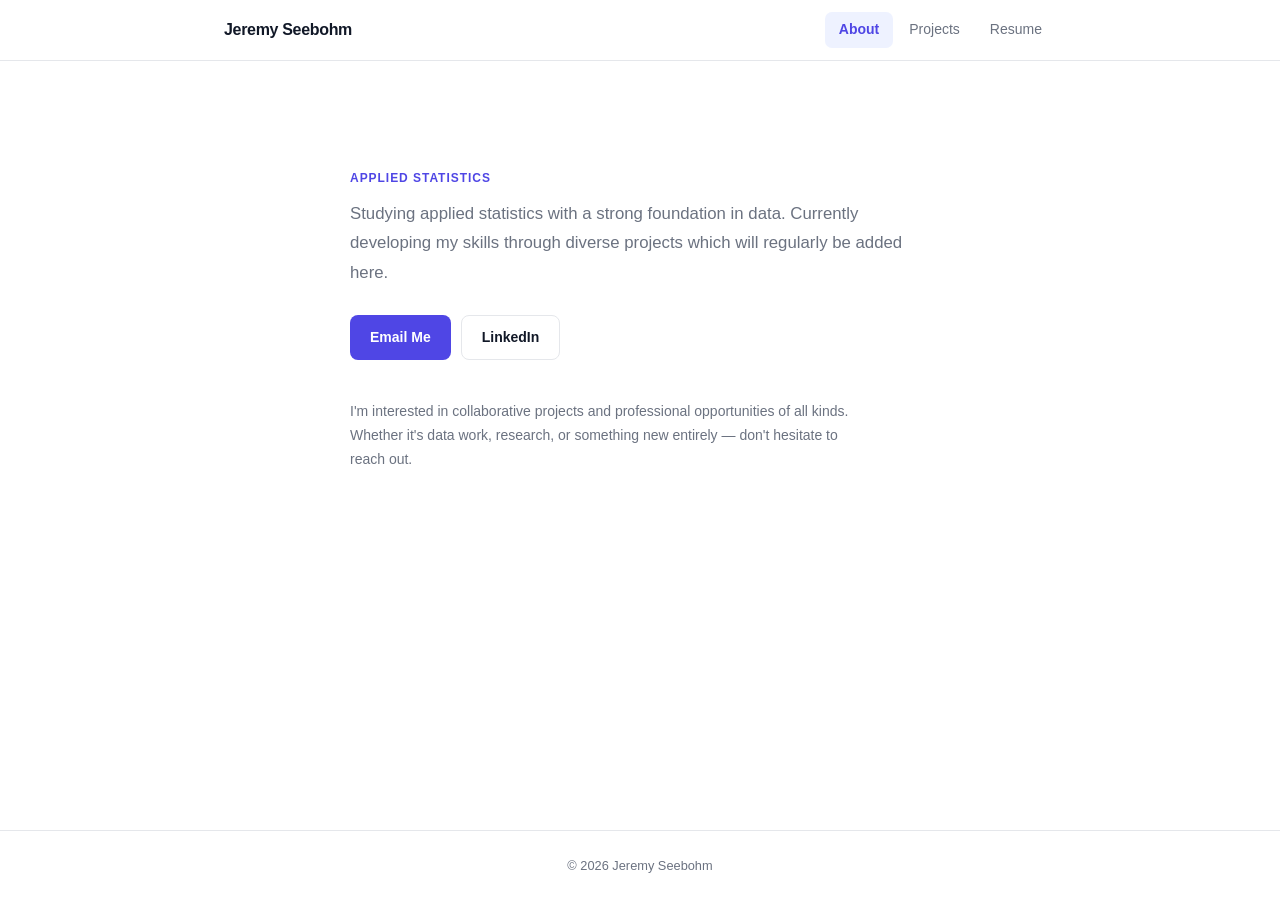
<file: index.html>
<!DOCTYPE html>
<html lang="en">
<head>
  <meta charset="UTF-8">
  <meta name="viewport" content="width=device-width, initial-scale=1.0">
  <title>Jeremy Seebohm</title>
  <meta name="description" content="Personal website of Jeremy Seebohm — applied statistics student.">
  <link rel="stylesheet" href="style.css">
</head>
<body>

<header>
  <div class="header-inner">
    <a href="index.html" class="logo">Jeremy Seebohm</a>
    <nav>
      <a href="index.html"    class="nav-btn active">About</a>
      <a href="projects.html" class="nav-btn">Projects</a>
      <a href="resume.html"   class="nav-btn">Resume</a>
    </nav>
  </div>
</header>

<main>

  <div style="padding-top: 52px;">

    <div class="eyebrow">Applied Statistics</div>

    <p style="max-width: 580px; font-size: 1.05rem; color: var(--muted); line-height: 1.75; margin-bottom: 28px;">
      Studying applied statistics with a strong foundation in data. Currently developing
      my skills through diverse projects which will regularly be added here.
    </p>

    <div style="display: flex; gap: 10px; flex-wrap: wrap; margin-bottom: 40px;">
      <a href="mailto:seebohmjeremy@gmail.com" class="btn btn-primary">Email Me</a>
      <a href="https://www.linkedin.com/in/jeremy-seebohm-18793a139" class="btn btn-outline" target="_blank" rel="noopener">LinkedIn</a>
    </div>

    <p style="max-width: 520px; font-size: 0.875rem; color: var(--muted); line-height: 1.7;">
      I'm interested in collaborative projects and professional opportunities of all kinds.
      Whether it's data work, research, or something new entirely — don't hesitate to reach out.
    </p>

  </div>

</main>

<footer>
  <p>&copy; 2026 Jeremy Seebohm</p>
</footer>

</body>
</html>
</file>
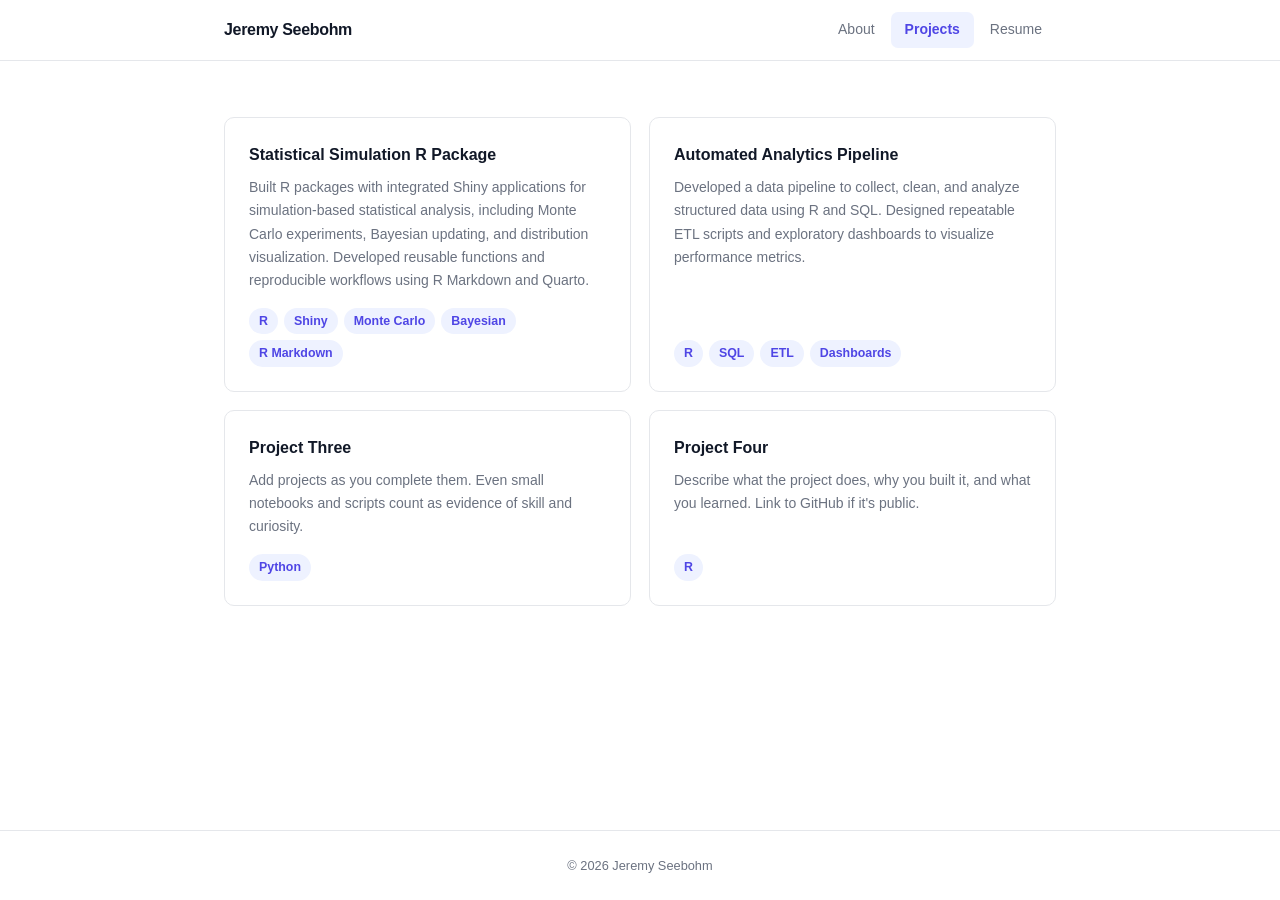
<file: projects.html>
<!DOCTYPE html>
<html lang="en">
<head>
  <meta charset="UTF-8">
  <meta name="viewport" content="width=device-width, initial-scale=1.0">
  <title>Projects — Jeremy Seebohm</title>
  <link rel="stylesheet" href="style.css">
</head>
<body>

<header>
  <div class="header-inner">
    <a href="index.html" class="logo">Jeremy Seebohm</a>
    <nav>
      <a href="index.html"    class="nav-btn">About</a>
      <a href="projects.html" class="nav-btn active">Projects</a>
      <a href="resume.html"   class="nav-btn">Resume</a>
    </nav>
  </div>
</header>

<main>

  <div class="projects-grid">

    <!--
      HOW TO ADD A PROJECT:
      Copy one of the project-card blocks below and fill in the title,
      description, tags, and optionally a GitHub link.
    -->

    <div class="project-card">
      <h3>Statistical Simulation R Package</h3>
      <p>Built R packages with integrated Shiny applications for simulation-based
         statistical analysis, including Monte Carlo experiments, Bayesian updating,
         and distribution visualization. Developed reusable functions and reproducible
         workflows using R Markdown and Quarto.</p>
      <div class="tags">
        <span class="tag">R</span>
        <span class="tag">Shiny</span>
        <span class="tag">Monte Carlo</span>
        <span class="tag">Bayesian</span>
        <span class="tag">R Markdown</span>
      </div>
    </div>

    <div class="project-card">
      <h3>Automated Analytics Pipeline</h3>
      <p>Developed a data pipeline to collect, clean, and analyze structured data
         using R and SQL. Designed repeatable ETL scripts and exploratory dashboards
         to visualize performance metrics.</p>
      <div class="tags">
        <span class="tag">R</span>
        <span class="tag">SQL</span>
        <span class="tag">ETL</span>
        <span class="tag">Dashboards</span>
      </div>
    </div>

    <div class="project-card">
      <h3>Project Three</h3>
      <p>Add projects as you complete them. Even small notebooks and scripts count
         as evidence of skill and curiosity.</p>
      <div class="tags">
        <span class="tag">Python</span>
      </div>
    </div>

    <div class="project-card">
      <h3>Project Four</h3>
      <p>Describe what the project does, why you built it, and what you learned.
         Link to GitHub if it's public.</p>
      <div class="tags">
        <span class="tag">R</span>
      </div>
    </div>

  </div>

</main>

<footer>
  <p>&copy; 2026 Jeremy Seebohm</p>
</footer>

</body>
</html>
</file>
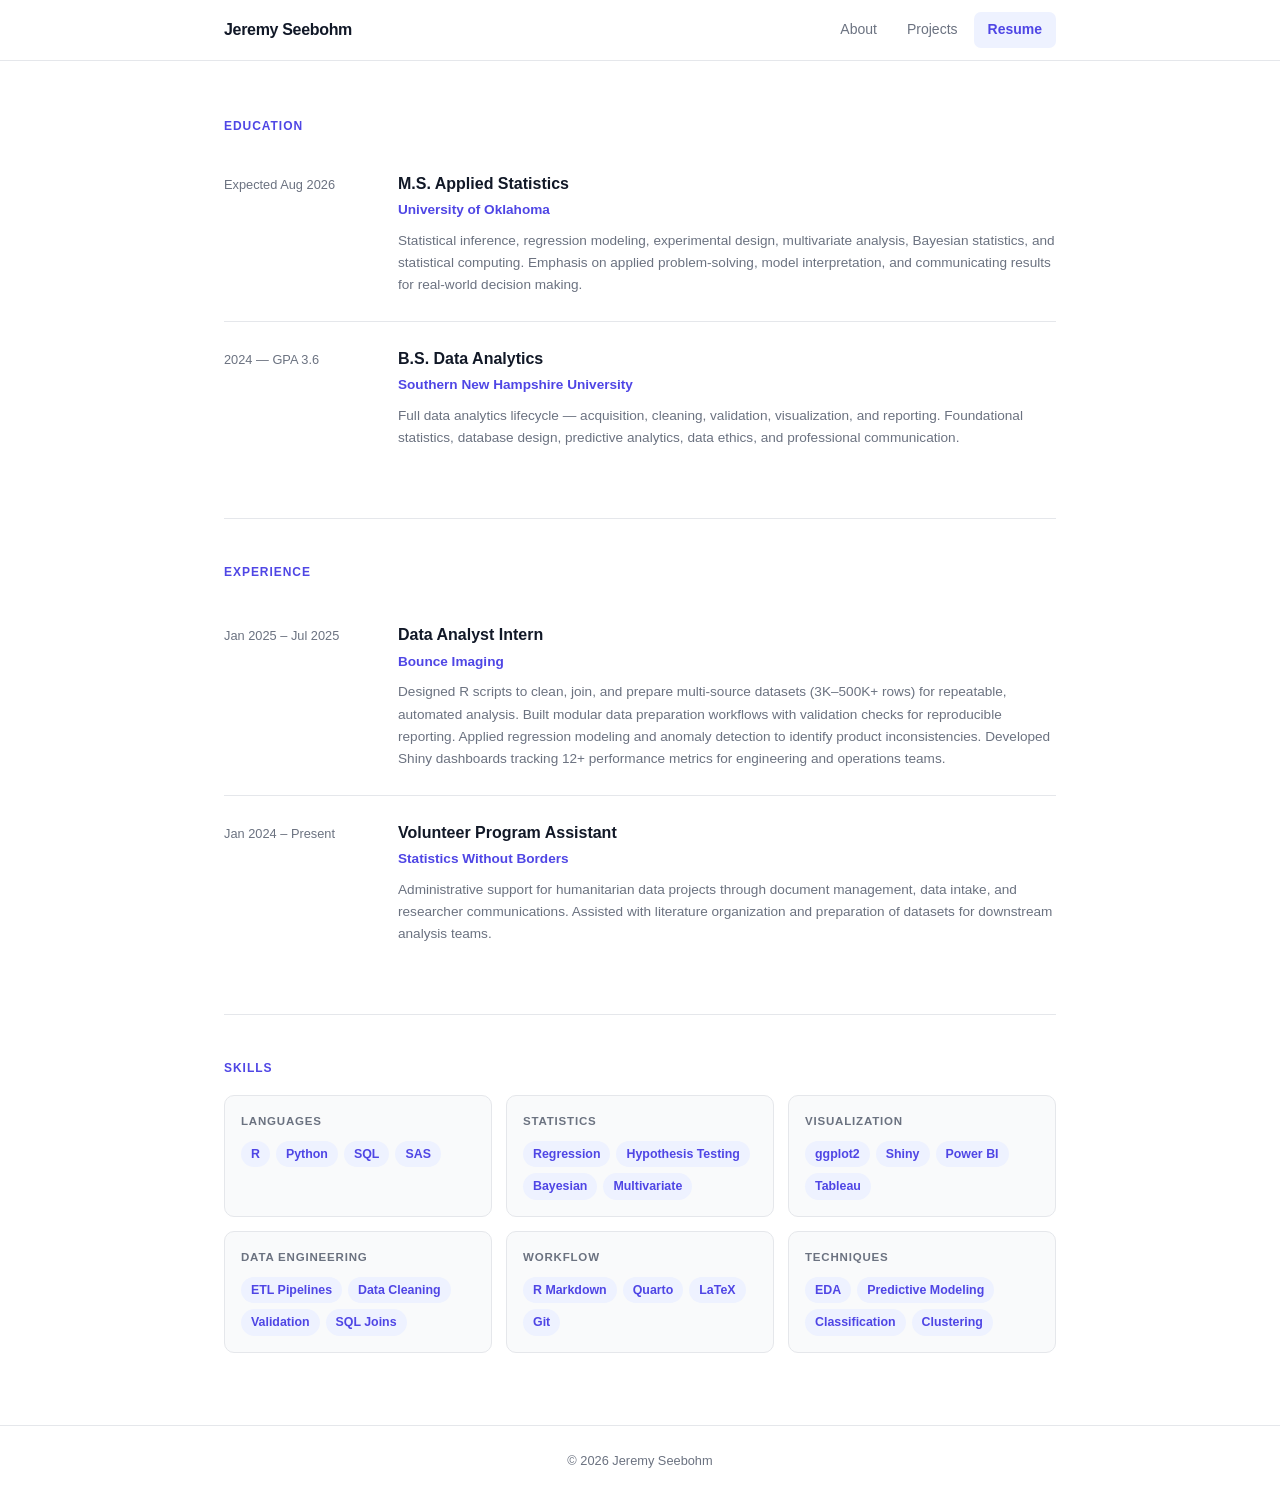
<file: resume.html>
<!DOCTYPE html>
<html lang="en">
<head>
  <meta charset="UTF-8">
  <meta name="viewport" content="width=device-width, initial-scale=1.0">
  <title>Resume — Jeremy Seebohm</title>
  <link rel="stylesheet" href="style.css">
</head>
<body>

<header>
  <div class="header-inner">
    <a href="index.html" class="logo">Jeremy Seebohm</a>
    <nav>
      <a href="index.html"    class="nav-btn">About</a>
      <a href="projects.html" class="nav-btn">Projects</a>
      <a href="resume.html"   class="nav-btn active">Resume</a>
    </nav>
  </div>
</header>

<main>

  <!-- ── EDUCATION ── -->

  <div class="eyebrow">Education</div>
  <div class="timeline">

    <div class="timeline-item">
      <div class="tl-date">Expected Aug 2026</div>
      <div class="tl-body">
        <h3>M.S. Applied Statistics</h3>
        <div class="tl-org">University of Oklahoma</div>
        <p>Statistical inference, regression modeling, experimental design, multivariate
           analysis, Bayesian statistics, and statistical computing. Emphasis on applied
           problem-solving, model interpretation, and communicating results for real-world
           decision making.</p>
      </div>
    </div>

    <div class="timeline-item">
      <div class="tl-date">2024 — GPA 3.6</div>
      <div class="tl-body">
        <h3>B.S. Data Analytics</h3>
        <div class="tl-org">Southern New Hampshire University</div>
        <p>Full data analytics lifecycle — acquisition, cleaning, validation, visualization,
           and reporting. Foundational statistics, database design, predictive analytics,
           data ethics, and professional communication.</p>
      </div>
    </div>

  </div>

  <hr class="divider">


  <!-- ── EXPERIENCE ── -->

  <div class="eyebrow" style="margin-bottom:16px;">Experience</div>
  <div class="timeline">

    <div class="timeline-item">
      <div class="tl-date">Jan 2025 – Jul 2025</div>
      <div class="tl-body">
        <h3>Data Analyst Intern</h3>
        <div class="tl-org">Bounce Imaging</div>
        <p>Designed R scripts to clean, join, and prepare multi-source datasets
           (3K–500K+ rows) for repeatable, automated analysis. Built modular data
           preparation workflows with validation checks for reproducible reporting.
           Applied regression modeling and anomaly detection to identify product
           inconsistencies. Developed Shiny dashboards tracking 12+ performance
           metrics for engineering and operations teams.</p>
      </div>
    </div>

    <div class="timeline-item">
      <div class="tl-date">Jan 2024 – Present</div>
      <div class="tl-body">
        <h3>Volunteer Program Assistant</h3>
        <div class="tl-org">Statistics Without Borders</div>
        <p>Administrative support for humanitarian data projects through document
           management, data intake, and researcher communications. Assisted with
           literature organization and preparation of datasets for downstream
           analysis teams.</p>
      </div>
    </div>

  </div>

  <hr class="divider">


  <!-- ── SKILLS ── -->

  <div class="eyebrow" style="margin-bottom:16px;">Skills</div>
  <div class="skills-grid">

    <div class="skill-group">
      <h4>Languages</h4>
      <div class="tags">
        <span class="tag">R</span>
        <span class="tag">Python</span>
        <span class="tag">SQL</span>
        <span class="tag">SAS</span>
      </div>
    </div>

    <div class="skill-group">
      <h4>Statistics</h4>
      <div class="tags">
        <span class="tag">Regression</span>
        <span class="tag">Hypothesis Testing</span>
        <span class="tag">Bayesian</span>
        <span class="tag">Multivariate</span>
      </div>
    </div>

    <div class="skill-group">
      <h4>Visualization</h4>
      <div class="tags">
        <span class="tag">ggplot2</span>
        <span class="tag">Shiny</span>
        <span class="tag">Power BI</span>
        <span class="tag">Tableau</span>
      </div>
    </div>

    <div class="skill-group">
      <h4>Data Engineering</h4>
      <div class="tags">
        <span class="tag">ETL Pipelines</span>
        <span class="tag">Data Cleaning</span>
        <span class="tag">Validation</span>
        <span class="tag">SQL Joins</span>
      </div>
    </div>

    <div class="skill-group">
      <h4>Workflow</h4>
      <div class="tags">
        <span class="tag">R Markdown</span>
        <span class="tag">Quarto</span>
        <span class="tag">LaTeX</span>
        <span class="tag">Git</span>
      </div>
    </div>

    <div class="skill-group">
      <h4>Techniques</h4>
      <div class="tags">
        <span class="tag">EDA</span>
        <span class="tag">Predictive Modeling</span>
        <span class="tag">Classification</span>
        <span class="tag">Clustering</span>
      </div>
    </div>

  </div>

</main>

<footer>
  <p>&copy; 2026 Jeremy Seebohm</p>
</footer>

</body>
</html>
</file>
<file: style.css>
/* ─────────────────────────────────────────────
   Jeremy Seebohm — Personal Site
   Shared styles used by every page.
───────────────────────────────────────────── */

*, *::before, *::after { box-sizing: border-box; margin: 0; padding: 0; }

:root {
  --accent:       #4f46e5;
  --accent-light: #eef2ff;
  --accent-hover: #4338ca;
  --text:         #111827;
  --muted:        #6b7280;
  --border:       #e5e7eb;
  --bg:           #ffffff;
  --bg-subtle:    #f9fafb;
  --font: -apple-system, BlinkMacSystemFont, 'Segoe UI', Roboto, sans-serif;
  --radius: 10px;
}

body {
  font-family: var(--font);
  color: var(--text);
  background: var(--bg);
  line-height: 1.65;
  min-height: 100vh;
  display: flex;
  flex-direction: column;
}


/* ── Header ── */

header {
  position: sticky;
  top: 0;
  z-index: 100;
  background: rgba(255, 255, 255, 0.92);
  backdrop-filter: blur(10px);
  border-bottom: 1px solid var(--border);
}

.header-inner {
  max-width: 880px;
  margin: 0 auto;
  padding: 0 24px;
  height: 60px;
  display: flex;
  align-items: center;
  justify-content: space-between;
}

.logo {
  font-weight: 700;
  font-size: 1rem;
  color: var(--text);
  text-decoration: none;
  letter-spacing: -0.02em;
}

nav { display: flex; gap: 2px; }

.nav-btn {
  padding: 6px 14px;
  border: none;
  background: none;
  font-family: var(--font);
  font-size: 0.875rem;
  font-weight: 500;
  color: var(--muted);
  cursor: pointer;
  border-radius: 7px;
  text-decoration: none;
  display: inline-block;
  transition: color 0.12s, background 0.12s;
}
.nav-btn:hover  { color: var(--text); background: var(--bg-subtle); }
.nav-btn.active { color: var(--accent); background: var(--accent-light); font-weight: 600; }


/* ── Page layout ── */

main {
  max-width: 880px;
  margin: 0 auto;
  padding: 56px 24px 72px;
  flex: 1;
}


/* ── Shared typography ── */

.eyebrow {
  font-size: 0.75rem;
  font-weight: 700;
  color: var(--accent);
  text-transform: uppercase;
  letter-spacing: 0.08em;
  margin-bottom: 10px;
}

.section-title {
  font-size: 1.875rem;
  font-weight: 800;
  letter-spacing: -0.025em;
  margin-bottom: 8px;
}

.section-sub {
  color: var(--muted);
  font-size: 0.9375rem;
  margin-bottom: 40px;
}

hr.divider { border: none; border-top: 1px solid var(--border); margin: 44px 0; }


/* ── Buttons ── */

.btn {
  display: inline-flex;
  align-items: center;
  gap: 8px;
  padding: 10px 20px;
  border-radius: 8px;
  font-family: var(--font);
  font-size: 0.875rem;
  font-weight: 600;
  cursor: pointer;
  text-decoration: none;
  border: none;
  transition: background 0.12s, border-color 0.12s;
}
.btn-primary { background: var(--accent); color: #fff; }
.btn-primary:hover { background: var(--accent-hover); }
.btn-outline  { background: transparent; color: var(--text); border: 1.5px solid var(--border); }
.btn-outline:hover { border-color: #9ca3af; }


/* ── Tags ── */

.tag {
  display: inline-block;
  padding: 3px 10px;
  background: var(--accent-light);
  color: var(--accent);
  border-radius: 99px;
  font-size: 0.775rem;
  font-weight: 600;
}

.tags { display: flex; flex-wrap: wrap; gap: 6px; }


/* ── Footer ── */

footer {
  border-top: 1px solid var(--border);
  padding: 24px;
  text-align: center;
  font-size: 0.8rem;
  color: var(--muted);
}


/* ─────────────────────────────────────────────
   ABOUT  (index.html)
───────────────────────────────────────────── */

.hero { padding: 72px 0 44px; }

.hero h1 {
  font-size: clamp(2rem, 5vw, 3.25rem);
  font-weight: 800;
  letter-spacing: -0.035em;
  line-height: 1.1;
  margin-bottom: 18px;
}

.hero-sub {
  font-size: 1.0625rem;
  color: var(--muted);
  max-width: 540px;
  margin-bottom: 32px;
}

.hero-actions { display: flex; gap: 10px; flex-wrap: wrap; }

.about-grid {
  display: grid;
  grid-template-columns: 1fr 1fr;
  gap: 16px;
}

.about-card {
  background: var(--bg-subtle);
  border: 1px solid var(--border);
  border-radius: var(--radius);
  padding: 22px;
}

.about-card h3 {
  font-size: 0.7rem;
  font-weight: 700;
  color: var(--accent);
  text-transform: uppercase;
  letter-spacing: 0.08em;
  margin-bottom: 8px;
}

.about-card p { font-size: 0.875rem; color: var(--muted); }


/* ─────────────────────────────────────────────
   PROJECTS  (projects.html)
───────────────────────────────────────────── */

.projects-grid {
  display: grid;
  grid-template-columns: 1fr 1fr;
  gap: 18px;
}

.project-card {
  border: 1px solid var(--border);
  border-radius: var(--radius);
  padding: 24px;
  display: flex;
  flex-direction: column;
  transition: border-color 0.15s, box-shadow 0.15s;
}

.project-card:hover {
  border-color: var(--accent);
  box-shadow: 0 4px 20px rgba(79, 70, 229, 0.08);
}

.project-card h3 {
  font-size: 1rem;
  font-weight: 700;
  margin-bottom: 8px;
}

.project-card p {
  font-size: 0.875rem;
  color: var(--muted);
  flex: 1;
  margin-bottom: 16px;
}

.project-link {
  display: inline-flex;
  align-items: center;
  gap: 4px;
  margin-top: 14px;
  font-size: 0.825rem;
  font-weight: 600;
  color: var(--accent);
  text-decoration: none;
}
.project-link:hover { text-decoration: underline; }


/* ─────────────────────────────────────────────
   RESUME  (resume.html)
───────────────────────────────────────────── */

.resume-header {
  display: flex;
  justify-content: space-between;
  align-items: flex-start;
  margin-bottom: 40px;
  flex-wrap: wrap;
  gap: 16px;
}

.timeline { display: flex; flex-direction: column; }

.timeline-item {
  display: grid;
  grid-template-columns: 150px 1fr;
  gap: 24px;
  padding: 24px 0;
  border-bottom: 1px solid var(--border);
}
.timeline-item:last-child { border-bottom: none; }

.tl-date {
  font-size: 0.8rem;
  color: var(--muted);
  font-weight: 500;
  padding-top: 3px;
}

.tl-body h3 { font-size: 1rem; font-weight: 700; margin-bottom: 2px; }
.tl-org     { font-size: 0.85rem; color: var(--accent); font-weight: 600; margin-bottom: 8px; }
.tl-body p  { font-size: 0.85rem; color: var(--muted); }

.skills-section { margin-top: 48px; }

.skills-grid {
  display: grid;
  grid-template-columns: repeat(3, 1fr);
  gap: 14px;
  margin-top: 16px;
}

.skill-group {
  background: var(--bg-subtle);
  border: 1px solid var(--border);
  border-radius: var(--radius);
  padding: 16px;
}

.skill-group h4 {
  font-size: 0.72rem;
  font-weight: 700;
  color: var(--muted);
  text-transform: uppercase;
  letter-spacing: 0.07em;
  margin-bottom: 10px;
}


/* ─────────────────────────────────────────────
   CONTACT  (contact.html)
───────────────────────────────────────────── */

.contact-grid {
  display: grid;
  grid-template-columns: 1fr 1fr;
  gap: 14px;
  margin-top: 32px;
}

.contact-card {
  display: flex;
  align-items: center;
  gap: 16px;
  padding: 20px;
  border: 1px solid var(--border);
  border-radius: var(--radius);
  text-decoration: none;
  color: var(--text);
  transition: border-color 0.15s, box-shadow 0.15s;
}
.contact-card:hover {
  border-color: var(--accent);
  box-shadow: 0 2px 14px rgba(79, 70, 229, 0.08);
}

.contact-icon {
  width: 44px;
  height: 44px;
  background: var(--accent-light);
  color: var(--accent);
  border-radius: 10px;
  display: flex;
  align-items: center;
  justify-content: center;
  font-size: 1.1rem;
  font-weight: 700;
  flex-shrink: 0;
}

.contact-info span {
  display: block;
  font-size: 0.72rem;
  color: var(--muted);
  font-weight: 600;
  text-transform: uppercase;
  letter-spacing: 0.05em;
  margin-bottom: 3px;
}
.contact-info strong { font-size: 0.875rem; }


/* ─────────────────────────────────────────────
   Responsive
───────────────────────────────────────────── */

@media (max-width: 600px) {
  .about-grid    { grid-template-columns: 1fr; }
  .projects-grid { grid-template-columns: 1fr; }
  .skills-grid   { grid-template-columns: 1fr 1fr; }
  .contact-grid  { grid-template-columns: 1fr; }
  .timeline-item { grid-template-columns: 1fr; gap: 2px; }
}
</file>
